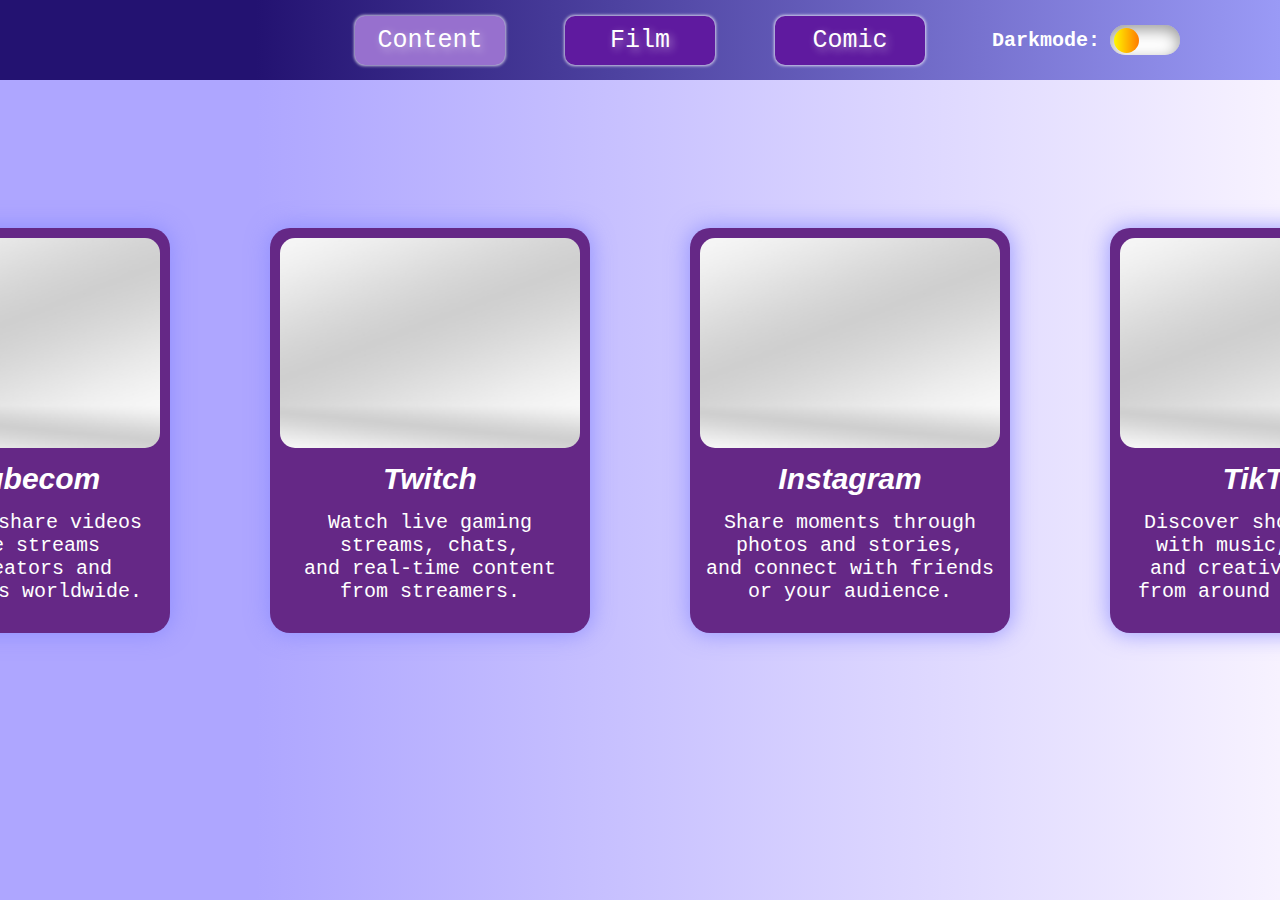
<file: Link website/index.html>
<!DOCTYPE html>
<html lang="en">

<head>
    <meta charset="UTF-8">
    <meta name="viewport" content="width=device-width, initial-scale=1.0">
    <title>Content</title>
    <link rel="stylesheet" href="style.css">
</head>
  
<body>
    <div class="container-navbar">
        <nav class="navbar">
            <a href="">
                <h1 class="stream">Content</h1>
            </a>
            <a href="film.html">
                <h1 class="film">Film</h1>
            </a>
            <a href="comic.html">
                <h1 class="comic">Comic</h1>
            </a>
        </nav>

        <div class="main-dark-container">
            <div class="dark-text" id="text-dark">Darkmode:</div>
            <input type="checkbox" class="checkbox" id="darkmode-toogle">
            <label for="darkmode-toogle"></label>
        </div>
    </div>


    <div class="container">
        <div>
            <a href="https://youtube.com">
                <div class="youtube">
                    <img src="assets/blurgray.jpg" alt="" class="img-youtube">
                    <p class="content-text">Youtubecom</p>
                    <p class="content-desc">Watch and share videos or live streams</p>
                    <p class="content-desc">from creators and communities worldwide.</p>
                </div>
            </a>
        </div>

        <div>
            <a href="https://twitch.com">
                <div class="twitch">
                    <img src="assets/blurgray.jpg" alt="" class="img2-twitch">
                    <p class="content-text">Twitch</p>
                    <p class="content-desc">Watch live gaming streams, chats,</p>
                    <p class="content-desc">and real-time content from streamers.</p>
                </div>
            </a>
        </div>

        <div>
            <a href="https://instagram.com">
                <div class="instagram">
                    <img src="assets/blurgray.jpg" alt="" class="img3-instagram">
                    <p class="content-text">Instagram</p>
                    <p class="content-desc">Share moments through photos and stories,</p>
                    <p class="content-desc">and connect with friends or your audience.</p>
                </div>
            </a>
        </div>

        <div>
            <a href="https://tiktok.com">
                <div class="tiktok">
                    <img src="assets/blurgray.jpg" alt="" class="img4-tiktok">
                    <p class="content-text">TikTok</p>
                    <p class="content-desc">Discover short videos with music, trends,</p>
                    <p class="content-desc">and creative content from around the world.</p>
                </div>
            </a>

        </div>
    </div>


    <script src="data.js"></script>
</body>

</html>
</file>
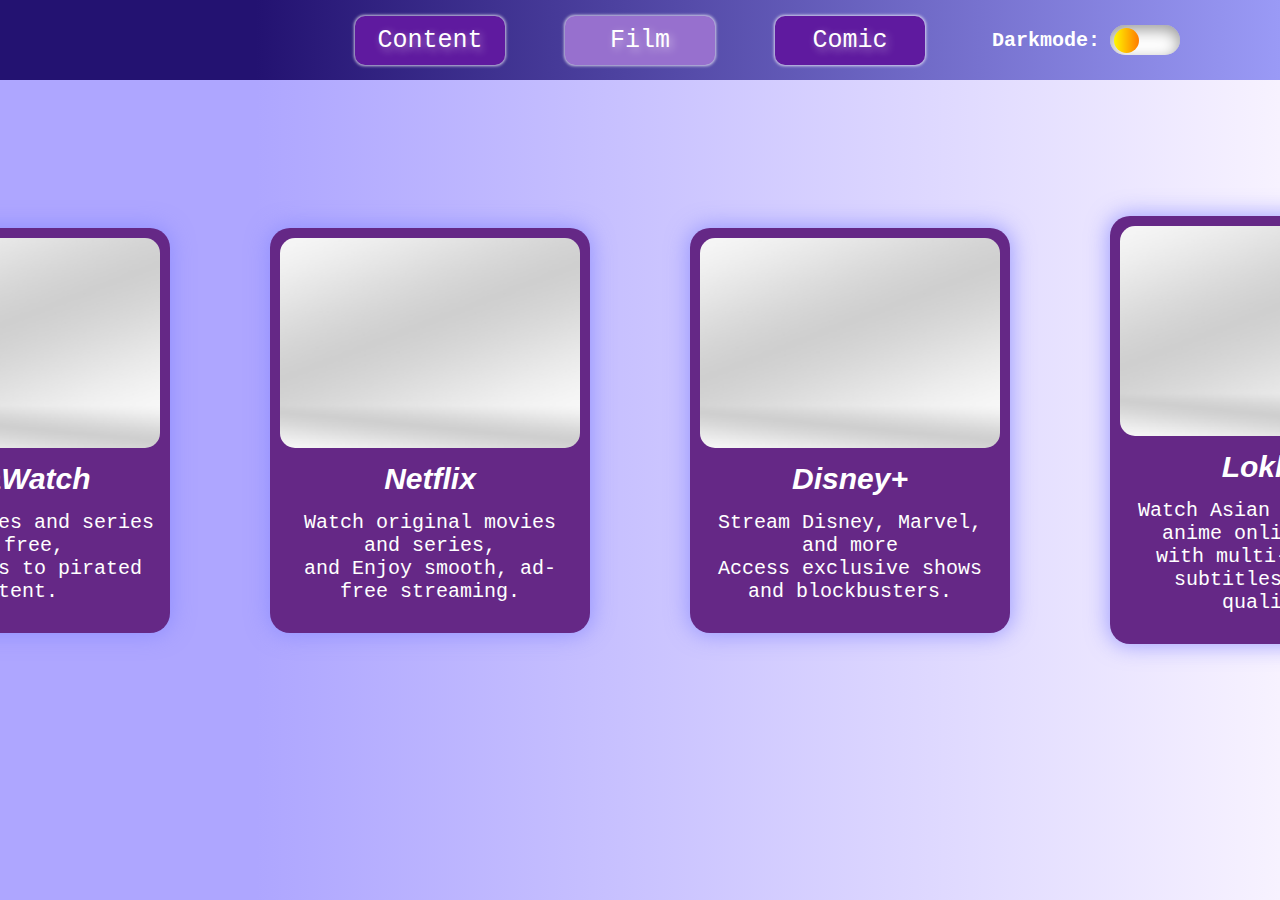
<file: Link website/film.html>
<!DOCTYPE html>
<html lang="en">

<head>
    <meta charset="UTF-8">
    <meta name="viewport" content="width=device-width, initial-scale=1.0">
    <title>Content</title>
    <link rel="stylesheet" href="stylefilm.css">
</head>

<body>
    <div class="container-navbar">
        <nav class="navbar">
            <a href="index.html">
                <h1 class="stream">Content</h1>
            </a>
            <a href="">
                <h1 class="film">Film</h1>
            </a>
            <a href="comic.html">
                <h1 class="comic">Comic</h1>
            </a>
        </nav>

        <div class="main-dark-container">
            <div class="dark-text" id="text-dark">Darkmode:</div>
            <input type="checkbox" class="checkbox" id="darkmode-toogle">
            <label for="darkmode-toogle"></label>
        </div>
    </div>


    <div class="container">
        <div>
            <a href="https://hexa.watch">
                <div class="youtube">
                    <img src="assets/blurgray.jpg" alt="" class="img-youtube">
                    <p class="content-text">HexaWatch</p>
                    <p class="content-desc">Stream movies and series for free,</p>
                    <p class="content-desc">with access to pirated content.</p>
                </div>
            </a>
        </div>

        <div>
            <a href="https://www.netflix.com">
                <div class="twitch">
                    <img src="assets/blurgray.jpg" alt="" class="img2-twitch">
                    <p class="content-text">Netflix</p>
                    <p class="content-desc">Watch original movies and series,</p>
                    <p class="content-desc"> and Enjoy smooth, ad-free streaming.</p>
                </div>
            </a>
        </div>

        <div>
            <a href="https://www.disneyplus.com">
                <div class="instagram">
                    <img src="assets/blurgray.jpg" alt="" class="img3-instagram">
                    <p class="content-text">Disney+</p>
                    <p class="content-desc">Stream Disney, Marvel, and more</p>
                    <p class="content-desc">Access exclusive shows and blockbusters.</p>
                </div>
            </a>
        </div>

        <div>
            <a href="https://www.loklok.com">
                <div class="tiktok">
                    <img src="assets/blurgray.jpg" alt="" class="img4-tiktok">
                    <p class="content-text">Loklok</p>
                    <p class="content-desc">Watch Asian dramas and anime onlineaaaaa,</p>
                    <p class="content-desc">with multi-language subtitles and HD quality.</p>
                </div>
            </a>

        </div>
    </div>


    <script src="data.js"></script>
</body>

</html>
</file>
<file: Link website/style.css>
* {
    margin: 0;
    padding: 0;
}

body {
    background: #f7f2ff;
    background: linear-gradient(180deg, #f7f2ff 0%, #aea6ff 80%);
    background: -webkit-linear-gradient(180deg, #f7f2ff 0%, #aea6ff 80%);
    background: -moz-linear-gradient(180deg, #f7f2ff 0%, #aea6ff 80%);
    transition: 0.6s;
}

body.darkmode {
    background: #8e55da;
    background: linear-gradient(180deg, #8e55da 0%, #171455 80%);
    background: -webkit-linear-gradient(180deg, #8e55da 0%, #171455 80%);
    background: -moz-linear-gradient(180deg, #8e55da 0%, #171455 80%);
    transition: 0.6s;
}

.navbar {
    display: flex;
    justify-content: center;
    align-items: center;
    height: 80px;
    margin-right: -290px;
}

.container-navbar {
    display: grid;
    grid-template-columns: 1fr auto;
    background: #9a9af6;
    background: linear-gradient(180deg, #9a9af6 0%, #231271 80%);
    background: -webkit-linear-gradient(180deg, #9a9af6 0%, #231271 80%);
    background: -moz-linear-gradient(180deg, #9a9af6 0%, #231271 80%);
}


.main-dark-container {
    display: flex;
    align-items: center;
    justify-content: center;
}

#text-dark {
    text-align: right;
    margin-right: 10px;
    cursor: default;
    animation: typing 3s steps(45) infinite reverse;
}

label {
    margin-right: 100px;

    width: 70px;
    height: 30px;
    background-color: rgb(255, 255, 255);
    border-radius: 30px;

    position: relative;
    cursor: pointer;

    transition: 0.3s;
    box-shadow: inset 0px 5px 15px rgba(0, 0, 0, 0.4), inset 0px -5px 15px rgba(255, 255, 255, 0.4)
}

label::after {
    content: '';
    width: 25px;
    height: 25px;
    position: absolute;
    background-color: rgb(156, 134, 207);
    top: 2.5px;
    left: 4px;
    border-radius: 50%;
    background: linear-gradient(to right, #fff700, #ff7b00);
    transition: 0.5s;

}

input {
    width: 0;
    height: 0;
    visibility: hidden;
}

input:checked+label {
    background-color: rgb(0, 0, 0);
    transition: 0.3s;
}

input:checked+label::after {
    left: 41px;
    background: linear-gradient(to right, #4e54c8, #2b2b5c);
    transition: 0.5s;
}


.dark-text {
    width: 110px;
    font-weight: bold;
    font-family: monospace;
    font-size: 20px;
    color: white;
}



.stream,
.film,
.comic {
    background-color: rgb(95, 26, 159);
    color: white;
    margin: 30px;
    font-family: monospace;
    font-weight: 400;
    font-size: 25px;
    padding: 10px;
    border-radius: 10px;
    width: 130px;
    display: flex;
    justify-content: center;
    transition: .3s;
    box-shadow: 0px 0px 3px 1px rgba(255, 255, 255, 0.75);
    -webkit-box-shadow: 0px 0px 3px 1px rgba(255, 255, 255, 0.75);
    -moz-box-shadow: 0px 0px 3px 1px rgba(255, 255, 255, 0.75);
    text-shadow: 3px 3px 8px rgba(255, 255, 255, 0.49);

}


.stream {
    background: rgb(151, 112, 206);
}

a{
    text-decoration: none;
}

.stream:hover,
.film:hover,
.comic:hover {
    background-color: rgb(164, 124, 201);
    color: black;
    transition: 0.3s;
    cursor: pointer;
    transform: scale(1.1);
    font-weight: bold;
    text-shadow: 3px 3px 8px rgba(0, 0, 0, 0.49);
}


.container {
    display: flex;
    justify-content: center;
    height: 500px;
    align-items: center;
    gap: 100px;
    margin: 100px;
}

.img2-twitch,
.img-youtube,
.img4-tiktok,
.img3-instagram {
    width: 300px;
    padding: 10px;
    border-radius: 25px;
}

.youtube,
.twitch,
.instagram,
.tiktok {
    background-color: rgb(101, 40, 134);
    border-radius: 20px;
    display: flexbox;
    align-items: center;
    padding-bottom: 30px;
    transition: 0.2s;
    box-shadow: 0px 0px 21px 2px rgba(136, 136, 255, 0.75);
    -webkit-box-shadow: 0px 0px 21px 2px rgba(136, 136, 255, 0.75);
    -moz-box-shadow: 0px 0px 21px 2px rgba(136, 136, 255, 0.75);
}

body.darkmode .youtube,
body.darkmode .twitch,
body.darkmode .instagram,
body.darkmode .tiktok {
    background-color: rgb(124, 111, 199);
}

.content-text {
    font-size: 30px;
    font-weight: 600;
    font-family: 'Orbitron', sans-serif;
    font-style: italic;
    margin-bottom: 15px;
    display: flex;
    justify-content: center;
    color: white;
    transition: 0.6s;
}


.content-desc {
    font-size: 20px;
    width: 300px;
    display: flex;
    text-align: center;
    margin: auto;
    font-family: monospace;
    color: white;
    transition: 0.6s;
}

body.darkmode .content-desc ,
body.darkmode .content-text {
    color: rgb(21, 21, 28);
    transition: 0.6s;
}


.youtube:hover,
.twitch:hover,
.instagram:hover,
.tiktok:hover {
    transform: scale(1.1);
    transition: 0.4s;
    background-color: rgb(143, 136, 215);
    cursor: pointer;
    border: 1px solid rgba(0, 0, 0, 0.2);
    box-shadow: 0px 0px 28px 4px rgba(136, 136, 255, 0.75);
    -webkit-box-shadow: 0px 0px 28px 4px rgba(136, 136, 255, 0.75);
    -moz-box-shadow: 0px 0px 28px 4px rgba(136, 136, 255, 0.75);
}
</file>
<file: Link website/stylefilm.css>
* {
    margin: 0;
    padding: 0;
}

body {
    background: #f7f2ff;
    background: linear-gradient(180deg, #f7f2ff 0%, #aea6ff 80%);
    background: -webkit-linear-gradient(180deg, #f7f2ff 0%, #aea6ff 80%);
    background: -moz-linear-gradient(180deg, #f7f2ff 0%, #aea6ff 80%);
    transition: 0.6s;
}

body.darkmode {
    background: #8e55da;
    background: linear-gradient(180deg, #8e55da 0%, #171455 80%);
    background: -webkit-linear-gradient(180deg, #8e55da 0%, #171455 80%);
    background: -moz-linear-gradient(180deg, #8e55da 0%, #171455 80%);
    transition: 0.6s;
}

.navbar {
    display: flex;
    justify-content: center;
    align-items: center;
    height: 80px;
    margin-right: -290px;
}

.container-navbar {
    display: grid;
    grid-template-columns: 1fr auto;
    background: #9a9af6;
    background: linear-gradient(180deg, #9a9af6 0%, #231271 80%);
    background: -webkit-linear-gradient(180deg, #9a9af6 0%, #231271 80%);
    background: -moz-linear-gradient(180deg, #9a9af6 0%, #231271 80%);
}


.main-dark-container {
    display: flex;
    align-items: center;
    justify-content: center;
}

#text-dark {
    text-align: right;
    margin-right: 10px;
    cursor: default;
    animation: typing 3s steps(45) infinite reverse;
}

label {
    margin-right: 100px;

    width: 70px;
    height: 30px;
    background-color: rgb(255, 255, 255);
    border-radius: 30px;

    position: relative;
    cursor: pointer;

    transition: 0.3s;
    box-shadow: inset 0px 5px 15px rgba(0, 0, 0, 0.4), inset 0px -5px 15px rgba(255, 255, 255, 0.4)
}

label::after {
    content: '';
    width: 25px;
    height: 25px;
    position: absolute;
    background-color: rgb(156, 134, 207);
    top: 2.5px;
    left: 4px;
    border-radius: 50%;
    background: linear-gradient(to right, #fff700, #ff7b00);
    transition: 0.5s;

}

input {
    width: 0;
    height: 0;
    visibility: hidden;
}

input:checked+label {
    background-color: rgb(0, 0, 0);
    transition: 0.3s;
}

input:checked+label::after {
    left: 41px;
    background: linear-gradient(to right, #4e54c8, #2b2b5c);
    transition: 0.5s;
}


.dark-text {
    width: 110px;
    font-weight: bold;
    font-family: monospace;
    font-size: 20px;
    color: white;
}



.stream,
.film,
.comic {
    background-color: rgb(95, 26, 159);
    color: white;
    margin: 30px;
    font-family: monospace;
    font-weight: 400;
    font-size: 25px;
    padding: 10px;
    border-radius: 10px;
    width: 130px;
    display: flex;
    justify-content: center;
    transition: .3s;
    box-shadow: 0px 0px 3px 1px rgba(255, 255, 255, 0.75);
    -webkit-box-shadow: 0px 0px 3px 1px rgba(255, 255, 255, 0.75);
    -moz-box-shadow: 0px 0px 3px 1px rgba(255, 255, 255, 0.75);
    text-shadow: 3px 3px 8px rgba(255, 255, 255, 0.49);

}


.film {
    background: rgb(151, 112, 206);
}

a{
    text-decoration: none;
}

.stream:hover,
.film:hover,
.comic:hover {
    background-color: rgb(164, 124, 201);
    color: black;
    transition: 0.3s;
    cursor: pointer;
    transform: scale(1.1);
    font-weight: bold;
    text-shadow: 3px 3px 8px rgba(0, 0, 0, 0.49);
}


.container {
    display: flex;
    justify-content: center;
    height: 500px;
    align-items: center;
    gap: 100px;
    margin: 100px;
}

.img2-twitch,
.img-youtube,
.img4-tiktok,
.img3-instagram {
    width: 300px;
    padding: 10px;
    border-radius: 25px;
}

.youtube,
.twitch,
.instagram,
.tiktok {
    background-color: rgb(101, 40, 134);
    border-radius: 20px;
    display: flexbox;
    align-items: center;
    padding-bottom: 30px;
    transition: 0.2s;
    box-shadow: 0px 0px 21px 2px rgba(136, 136, 255, 0.75);
    -webkit-box-shadow: 0px 0px 21px 2px rgba(136, 136, 255, 0.75);
    -moz-box-shadow: 0px 0px 21px 2px rgba(136, 136, 255, 0.75);
}

body.darkmode .youtube,
body.darkmode .twitch,
body.darkmode .instagram,
body.darkmode .tiktok {
    background-color: rgb(124, 111, 199);
}

.content-text {
    font-size: 30px;
    font-weight: 600;
    font-family: 'Orbitron', sans-serif;
    font-style: italic;
    margin-bottom: 15px;
    display: flex;
    justify-content: center;
    color: white;
    transition: 0.6s;
}


.content-desc {
    font-size: 20px;
    width: 300px;
    display: flex;
    text-align: center;
    margin: auto;
    font-family: monospace;
    color: white;
    transition: 0.6s;
}

body.darkmode .content-desc ,
body.darkmode .content-text {
    color: rgb(21, 21, 28);
    transition: 0.6s;
}


.youtube:hover,
.twitch:hover,
.instagram:hover,
.tiktok:hover {
    transform: scale(1.1);
    transition: 0.4s;
    background-color: rgb(143, 136, 215);
    cursor: pointer;
    border: 1px solid rgba(0, 0, 0, 0.2);
    box-shadow: 0px 0px 28px 4px rgba(136, 136, 255, 0.75);
    -webkit-box-shadow: 0px 0px 28px 4px rgba(136, 136, 255, 0.75);
    -moz-box-shadow: 0px 0px 28px 4px rgba(136, 136, 255, 0.75);
}
</file>
